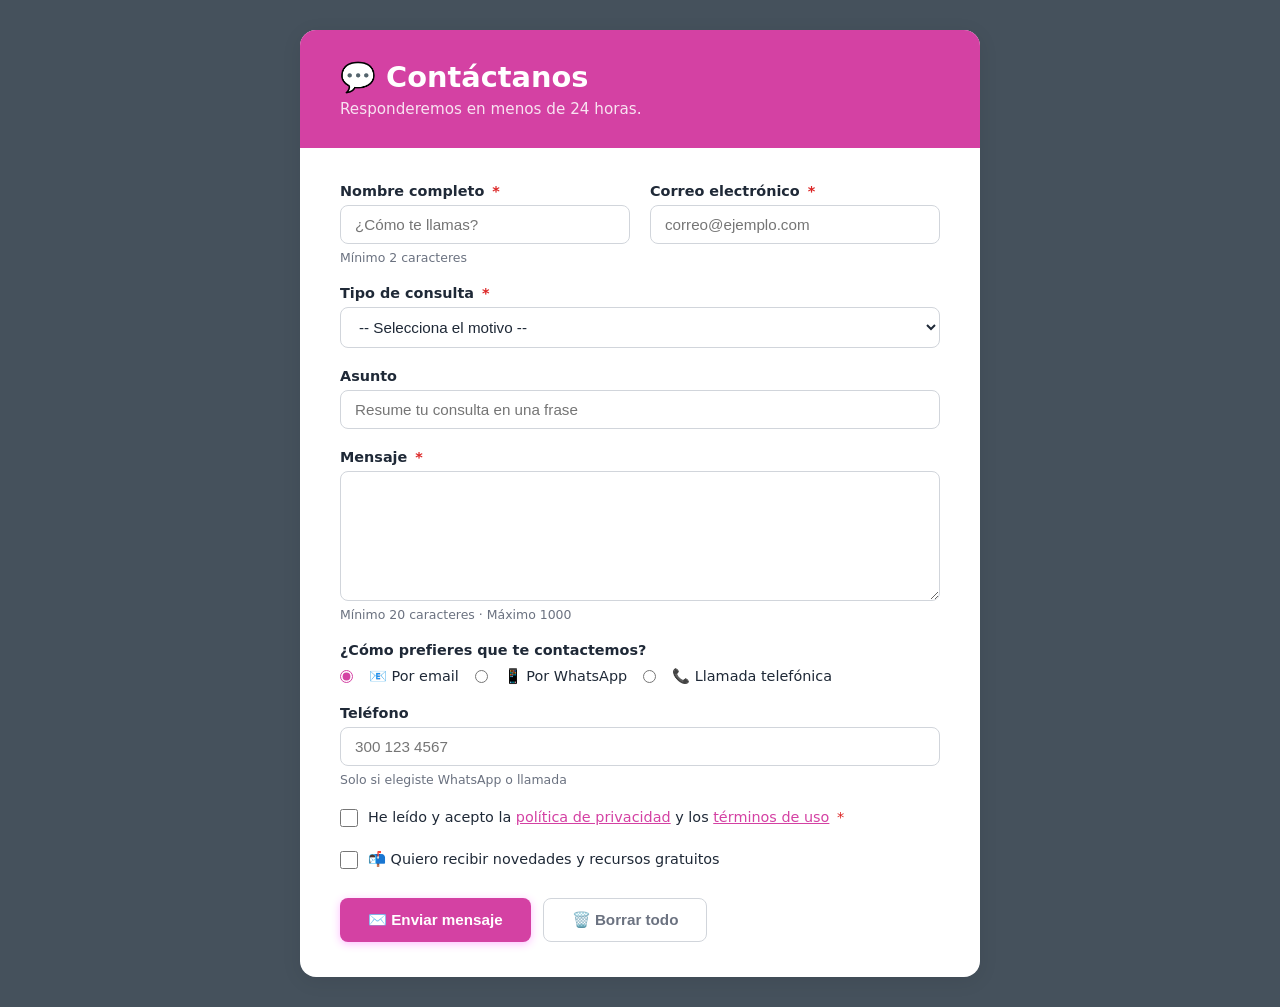
<file: forms_y_estilos/index.html>
<!DOCTYPE html>
<html lang="es">
<head>
<meta charset="UTF-8">
<meta name="viewport" content="width=device-width, initial-scale=1.0">
<title>Contáctanos</title>
<link rel="stylesheet" href="style.css">
</head>
<body>

<main class="contenedor">

    <header class="encabezado">
        <h1>💬 Contáctanos</h1>
        <p>Responderemos en menos de 24 horas.</p>
    </header>

    <form class="formulario-contacto" action="#" method="post" novalidate>


        <div class="fila-doble">

        <div class="campo">
            <label for="contacto-nombre">
            Nombre completo <span class="obligatorio">*</span>
            </label>
            <input 
            type="text" 
            id="contacto-nombre" 
            name="nombre"
            placeholder="¿Cómo te llamas?"
            required
            autocomplete="name"
            minlength="2"
            maxlength="60">
            <span class="ayuda">Mínimo 2 caracteres</span>
        </div>

        <div class="campo">
            <label for="contacto-email">
            Correo electrónico <span class="obligatorio">*</span>
            </label>
            <input 
            type="email" 
            id="contacto-email" 
            name="email"
            placeholder="correo@ejemplo.com"
            required
            autocomplete="email">
        </div>

</div>

            <div class="campo">
            <label for="tipo-consulta">
            Tipo de consulta <span class="obligatorio">*</span>
            </label>
            <select id="tipo-consulta" name="tipo_consulta" required>
            <option value="">-- Selecciona el motivo --</option>
            <optgroup label="Soporte">
            <option value="tecnico">Problema técnico</option>
            <option value="cuenta">Mi cuenta</option>
            </optgroup>
            <optgroup label="Información">
            <option value="precios">Precios y planes</option>
            <option value="servicios">Servicios disponibles</option>
            </optgroup>
            <optgroup label="Otros">
            <option value="sugerencia">Sugerencia o idea</option>
            <option value="otro">Otro motivo</option>
            </optgroup>
        </select>
        </div>

        <div class="campo">
            <label for="asunto">Asunto</label>
            <input 
            type="text" 
            id="asunto" 
            name="asunto"
            placeholder="Resume tu consulta en una frase"
            maxlength="100">
        </div>

        <div class="campo">
        <label for="mensaje">
            Mensaje <span class="obligatorio">*</span>
        </label>
        <textarea 
            id="mensaje" 
            name="mensaje"
            rows="6"
            placeholder="Describe con detalle tu consulta..."
            required
            minlength="20"
            maxlength="1000">
        </textarea>
        <span class="ayuda">Mínimo 20 caracteres · Máximo 1000</span>
        </div>


        <div class="campo">
        <p class="label-grupo">¿Cómo prefieres que te contactemos?</p>

        <div class="opciones-radio">
            <input type="radio" id="via-email" name="via_contacto" value="email" checked>
            <label for="via-email">📧 Por email</label>

            <input type="radio" id="via-whatsapp" name="via_contacto" value="whatsapp">
            <label for="via-whatsapp">📱 Por WhatsApp</label>

                <input type="radio" id="via-llamada" name="via_contacto" value="llamada">
            <label for="via-llamada">📞 Llamada telefónica</label>
        </div>
        </div>


        <div class="campo" id="campo-telefono">
        <label for="telefono">Teléfono</label>
        <input 
            type="tel" 
            id="telefono" 
            name="telefono"
            placeholder="300 123 4567"
            pattern="[0-9\s\-\+]{7,15}">
        <span class="ayuda">Solo si elegiste WhatsApp o llamada</span>
    </div>


        <div class="campo campo-check">
        <input type="checkbox" id="terminos" name="terminos" value="acepto" required>
        <label for="terminos">
            He leído y acepto la 
            <a href="#" target="_blank">política de privacidad</a> 
            y los 
            <a href="#" target="_blank">términos de uso</a>
            <span class="obligatorio">*</span>
        </label>
        </div>


<div class="campo campo-check">
    <input type="checkbox" id="newsletter" name="newsletter" value="si">
    <label for="newsletter">
            📬 Quiero recibir novedades y recursos gratuitos
        </label>
</div>


        <div class="acciones">
        <button type="submit" class="btn-primario">
            ✉️ Enviar mensaje
        </button>
        <button type="reset" class="btn-secundario">
            🗑️ Borrar todo
        </button>
    </div>

    </form>

</main>

</body>
</html>
</file>
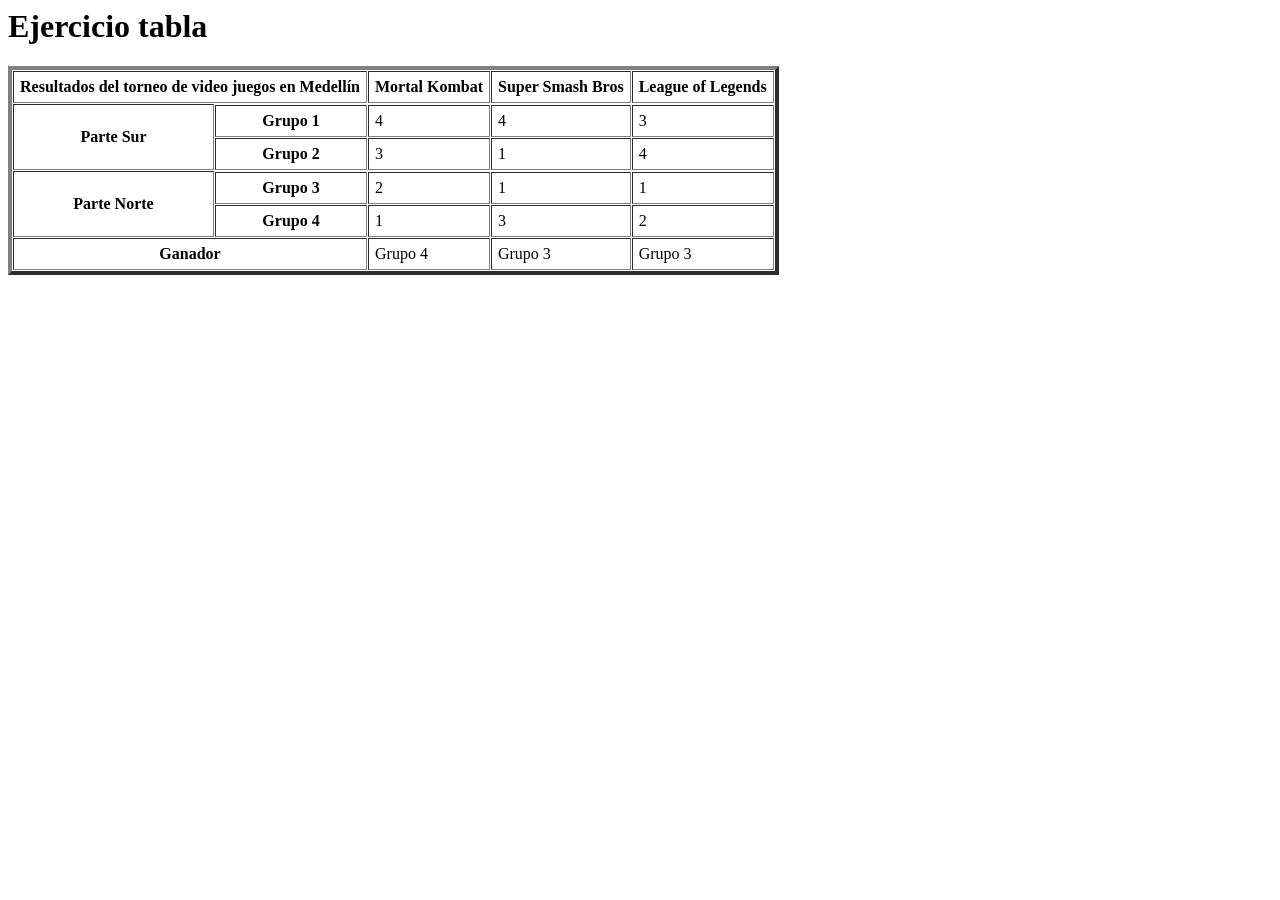
<file: ejercicio_tabla/ejercicio_tabla.html>
<body>
    <h1>Ejercicio tabla</h1>
    <table border="4" cellpadding="6" cellspacing="1">

    <thead>
        <tr>
            <th colspan="2">Resultados del torneo de video juegos en Medellín</th><th>Mortal Kombat</th>
            <th>Super Smash Bros</th> <th>League of Legends</th> 
        </tr>

    </thead>

    <tbody>

        <tr> 
            <th rowspan="3"> Parte Sur </th>
        </tr>
    
        <tr>
            <th>Grupo 1</th>
            <td>4</td>
            <td>4</td>
            <td>3</td>
        </tr>

        <tr>
            <th>Grupo 2</th> 
            <td>3</td>
            <td>1</td>
            <td>4</td>
        </tr>

        <tr> 
            <th rowspan="3"> Parte Norte </th>
        </tr>

        <tr>
            <th>Grupo 3</th>
            <td>2</td>
            <td>1</td>
            <td>1</td> 
        </tr>

        <tr>
            <th>Grupo 4</th>
            <td>1</td>
            <td>3</td>
            <td>2</td>
        </tr>

    </tbody>

    <tfoot>
        <tr>
            <th colspan="2">Ganador</th>
            <td>Grupo 4</td>
            <td>Grupo 3</td>
            <td>Grupo 3</td>
        </tr>

    </table>

</body>
</file>
<file: forms_y_estilos/style.css>
/* === Variables y reset básico === */
:root {
--primario: #d441a3;
--primario-oscuro: #fd43fd;
--texto: #1f2937;
--texto-suave: #6b7280;
--borde: #d1d5db;
--fondo: #45515c;
--blanco: #ffffff;
--error: #dc2626;
--exito: #3bbd6a;
--radio: 8px;
--sombra: 0 4px 20px rgba(0,0,0,0.08);
}

* {
box-sizing: border-box;
margin: 0;
padding: 0;
}

body {
font-family: 'Segoe UI', system-ui, sans-serif;
background: var(--fondo);
color: var(--texto);
min-height: 100vh;
display: flex;
align-items: center;
justify-content: center;
padding: 30px 20px;
}

/* === Contenedor principal === */
.contenedor {
background: var(--blanco);
border-radius: 16px;
box-shadow: var(--sombra);
width: 100%;
max-width: 680px;
overflow: hidden;
}

/* === Encabezado === */
.encabezado {
background: var(--primario);
color: white;
padding: 30px 40px;
}

.encabezado h1 {
font-size: 1.8rem;
margin-bottom: 6px;
}

.encabezado p {
opacity: 0.85;
font-size: 0.95rem;
}

/* === Formulario === */
.formulario-contacto {
padding: 35px 40px;
display: flex;
flex-direction: column;
gap: 20px;
}

/* === Fila doble (dos campos lado a lado) === */
.fila-doble {
display: grid;
grid-template-columns: 1fr 1fr;
gap: 20px;
}

@media (max-width: 520px) {
.fila-doble {
    grid-template-columns: 1fr;
}
.formulario-contacto {
    padding: 25px 20px;
}
}

/* === Campos individuales === */
.campo {
display: flex;
flex-direction: column;
gap: 6px;
}

.campo label,
.label-grupo {
font-weight: 600;
font-size: 0.9rem;
color: var(--texto);
}

.obligatorio {
color: var(--error);
margin-left: 3px;
}

/* === Inputs, select, textarea === */
input[type="text"],
input[type="email"],
input[type="tel"],
input[type="url"],
input[type="number"],
select,
textarea {
width: 100%;
padding: 10px 14px;
border: 1.5px solid var(--borde);
border-radius: var(--radio);
font-size: 0.95rem;
color: var(--texto);
background: var(--blanco);
transition: border-color 0.2s, box-shadow 0.2s;
outline: none;
}

input:focus,
select:focus,
textarea:focus {
border-color: var(--primario);
box-shadow: 0 0 0 3px rgba(37, 99, 235, 0.15);
}

input:invalid:not(:placeholder-shown),
textarea:invalid:not(:placeholder-shown) {
border-color: var(--error);
}

input:valid:not(:placeholder-shown) {
border-color: var(--exito);
}

textarea {
resize: vertical;
min-height: 130px;
}

select {
cursor: pointer;
}

/* === Texto de ayuda === */
.ayuda {
font-size: 0.78rem;
color: var(--texto-suave);
}

/* === Radios y checkboxes === */
.opciones-radio {
display: flex;
flex-wrap: wrap;
gap: 16px;
margin-top: 4px;
}

.opciones-radio input[type="radio"] {
width: auto;
accent-color: var(--primario);
}

.opciones-radio label {
font-weight: normal;
cursor: pointer;
}

.campo-check {
flex-direction: row;
align-items: flex-start;
gap: 10px;
}

.campo-check input[type="checkbox"] {
width: 18px;
height: 18px;
margin-top: 2px;
accent-color: var(--primario);
flex-shrink: 0;
cursor: pointer;
}

.campo-check label {
font-weight: normal;
font-size: 0.9rem;
line-height: 1.5;
cursor: pointer;
}

.campo-check a {
color: var(--primario);
text-decoration: underline;
}

/* === Botones === */
.acciones {
display: flex;
gap: 12px;
margin-top: 8px;
flex-wrap: wrap;
}

.btn-primario,
.btn-secundario {
padding: 12px 28px;
border-radius: var(--radio);
font-size: 0.95rem;
font-weight: 600;
cursor: pointer;
border: none;
transition: transform 0.1s, box-shadow 0.2s;
}

.btn-primario {
background: var(--primario);
color: white;
box-shadow: 0 2px 8px rgba(255, 36, 255, 0.3);
}

.btn-primario:hover {
background: var(--primario-oscuro);
transform: translateY(-1px);
box-shadow: 0 4px 12px rgba(187, 53, 187, 0.3);
}

.btn-secundario {
background: transparent;
color: var(--texto-suave);
border: 1.5px solid var(--borde);
}

.btn-secundario:hover {
background: var(--fondo);
}
</file>
